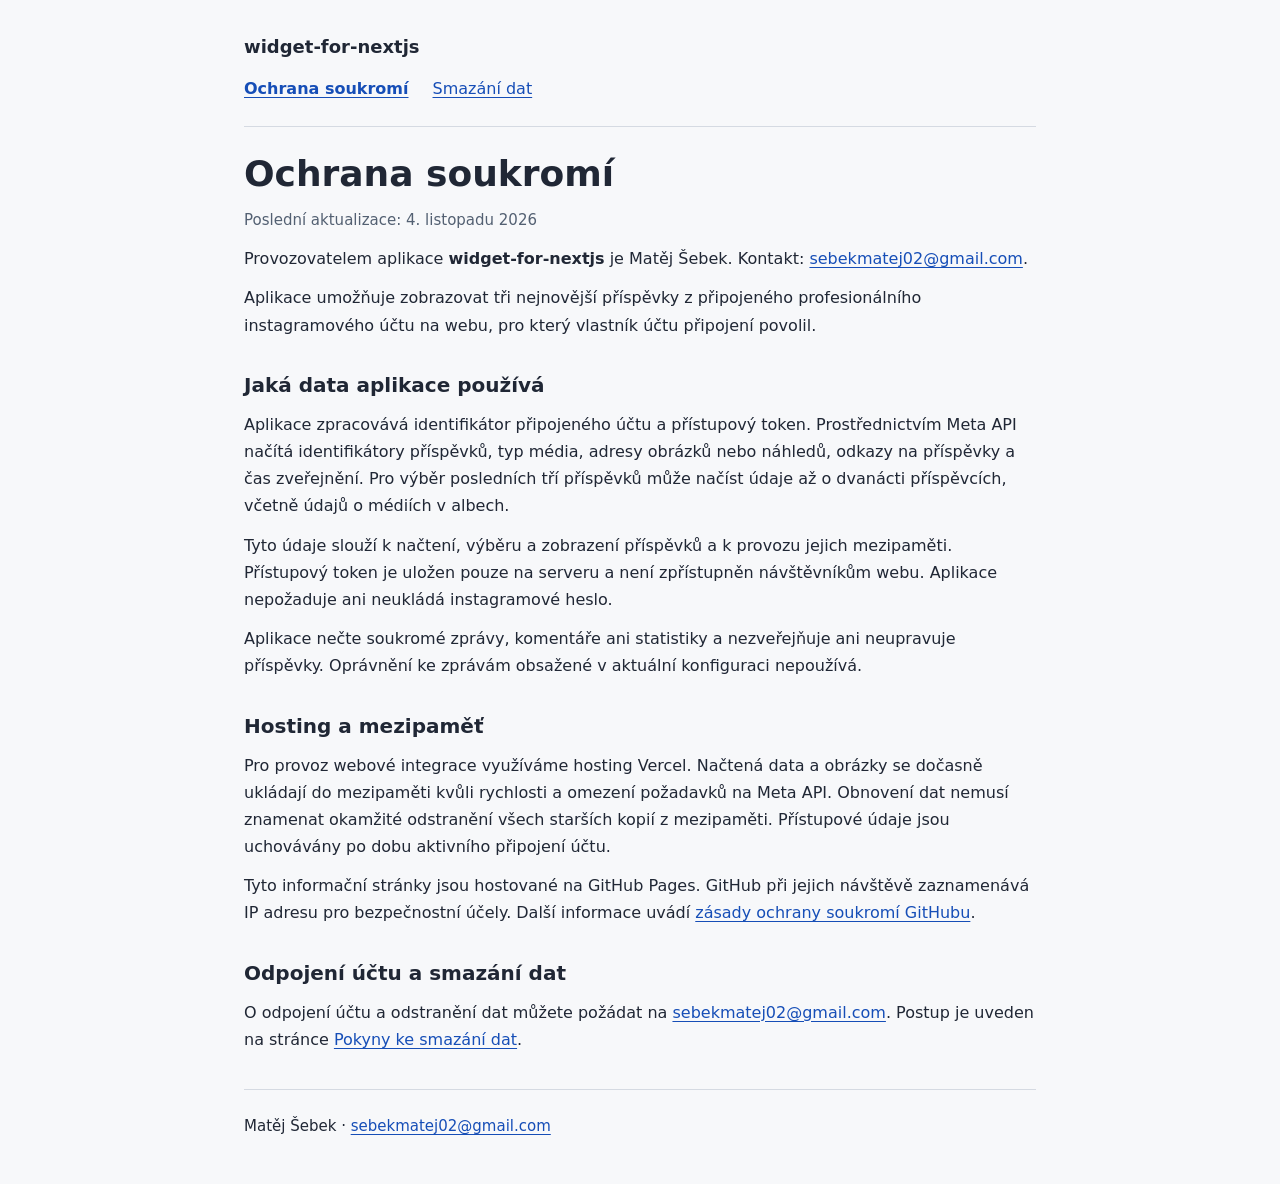
<file: index.html>
<!doctype html>
<html lang="cs">
  <head>
    <meta charset="utf-8">
    <meta name="viewport" content="width=device-width, initial-scale=1">
    <meta name="description" content="Ochrana soukromí aplikace widget-for-nextjs pro zobrazení instagramových příspěvků na webu.">
    <title>Ochrana soukromí | widget-for-nextjs</title>
    <link rel="stylesheet" href="styles.css">
  </head>
  <body>
    <header>
      <p class="app-name">widget-for-nextjs</p>
      <nav aria-label="Informační stránky aplikace">
        <a href="index.html" aria-current="page">Ochrana soukromí</a>
        <a href="data-deletion.html">Smazání dat</a>
      </nav>
    </header>
    <main id="content">
      <h1>Ochrana soukromí</h1>
      <p class="updated">Poslední aktualizace: <time datetime="2026-11-04">4. listopadu 2026</time></p>
      <p>Provozovatelem aplikace <strong>widget-for-nextjs</strong> je Matěj Šebek.
        Kontakt: <a href="mailto:sebekmatej02@gmail.com">sebekmatej02@gmail.com</a>.</p>
      <p>Aplikace umožňuje zobrazovat tři nejnovější příspěvky z připojeného
        profesionálního instagramového účtu na webu, pro který vlastník účtu
        připojení povolil.</p>

      <h2>Jaká data aplikace používá</h2>
      <p>Aplikace zpracovává identifikátor připojeného účtu a přístupový token.
        Prostřednictvím Meta API načítá identifikátory příspěvků, typ média,
        adresy obrázků nebo náhledů, odkazy na příspěvky a čas zveřejnění.
        Pro výběr posledních tří příspěvků může načíst údaje až o dvanácti
        příspěvcích, včetně údajů o médiích v albech.</p>
      <p>Tyto údaje slouží k načtení, výběru a zobrazení příspěvků a k provozu
        jejich mezipaměti. Přístupový token je uložen pouze na serveru a není
        zpřístupněn návštěvníkům webu. Aplikace nepožaduje ani neukládá
        instagramové heslo.</p>
      <p>Aplikace nečte soukromé zprávy, komentáře ani statistiky a nezveřejňuje
        ani neupravuje příspěvky. Oprávnění ke zprávám obsažené v aktuální
        konfiguraci nepoužívá.</p>

      <h2>Hosting a mezipaměť</h2>
      <p>Pro provoz webové integrace využíváme hosting Vercel. Načtená data
        a obrázky se dočasně ukládají do mezipaměti kvůli rychlosti a omezení
        požadavků na Meta API. Obnovení dat nemusí znamenat okamžité
        odstranění všech starších kopií z mezipaměti. Přístupové údaje jsou
        uchovávány po dobu aktivního připojení účtu.</p>
      <p>Tyto informační stránky jsou hostované na GitHub Pages. GitHub
        při jejich návštěvě zaznamenává IP adresu pro bezpečnostní účely.
        Další informace uvádí
        <a href="https://docs.github.com/en/site-policy/privacy-policies/github-general-privacy-statement">zásady ochrany soukromí GitHubu</a>.</p>

      <h2>Odpojení účtu a smazání dat</h2>
      <p>O odpojení účtu a odstranění dat můžete požádat na
        <a href="mailto:sebekmatej02@gmail.com">sebekmatej02@gmail.com</a>.
        Postup je uveden na stránce <a href="data-deletion.html">Pokyny ke smazání dat</a>.</p>
    </main>
    <footer>
      <p>Matěj Šebek · <a href="mailto:sebekmatej02@gmail.com">sebekmatej02@gmail.com</a></p>
    </footer>
  </body>
</html>
</file>
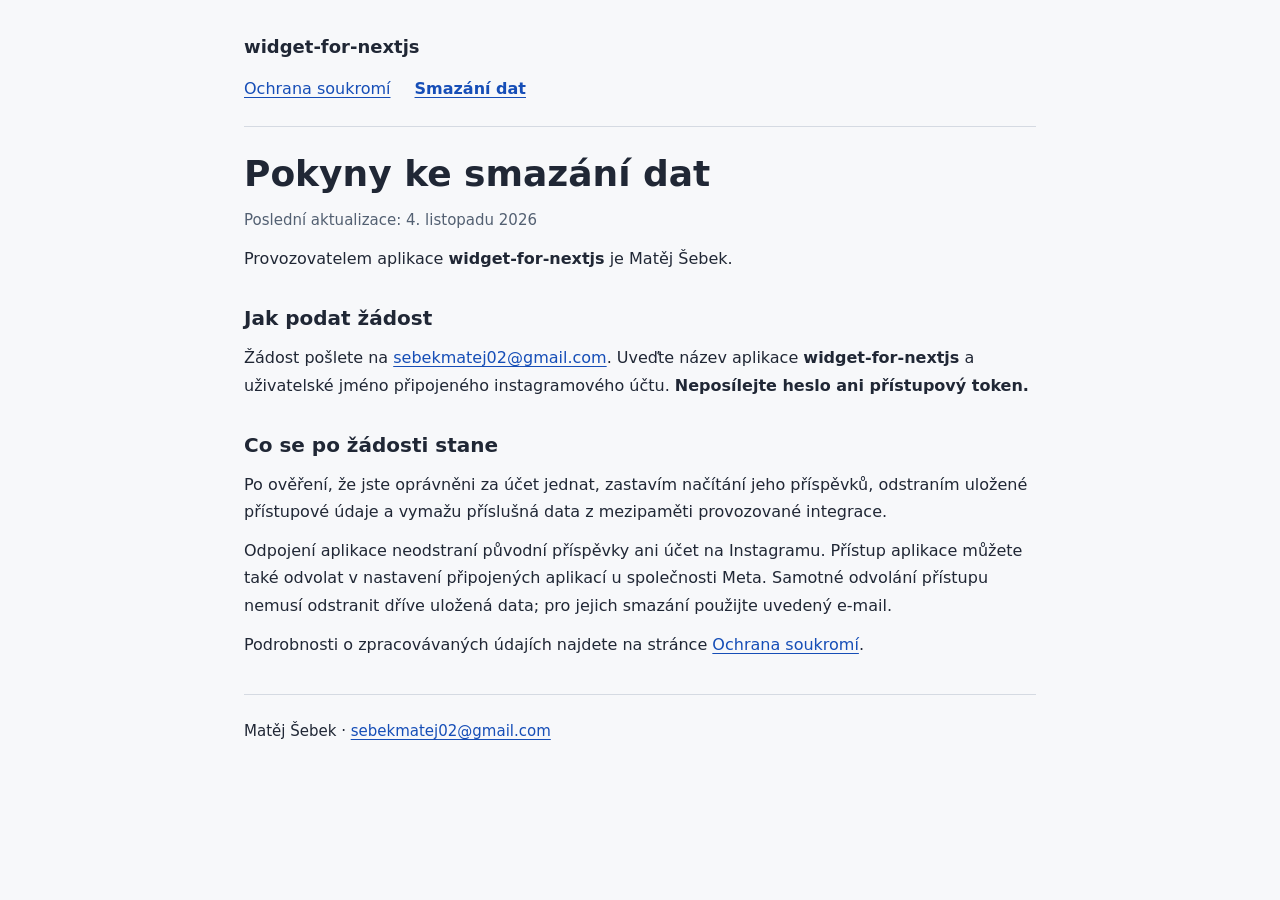
<file: data-deletion.html>
<!doctype html>
<html lang="cs">
  <head>
    <meta charset="utf-8">
    <meta name="viewport" content="width=device-width, initial-scale=1">
    <meta name="description" content="Jak požádat o odpojení instagramového účtu a smazání dat z aplikace widget-for-nextjs.">
    <title>Pokyny ke smazání dat | widget-for-nextjs</title>
    <link rel="stylesheet" href="styles.css">
  </head>
  <body>
    <header>
      <p class="app-name">widget-for-nextjs</p>
      <nav aria-label="Informační stránky aplikace">
        <a href="index.html">Ochrana soukromí</a>
        <a href="data-deletion.html" aria-current="page">Smazání dat</a>
      </nav>
    </header>
    <main id="content">
      <h1>Pokyny ke smazání dat</h1>
      <p class="updated">Poslední aktualizace: <time datetime="2026-11-04">4. listopadu 2026</time></p>
      <p>Provozovatelem aplikace <strong>widget-for-nextjs</strong> je Matěj Šebek.</p>

      <h2>Jak podat žádost</h2>
      <p>Žádost pošlete na
        <a href="mailto:sebekmatej02@gmail.com">sebekmatej02@gmail.com</a>.
        Uveďte název aplikace <strong>widget-for-nextjs</strong> a uživatelské
        jméno připojeného instagramového účtu.
        <strong>Neposílejte heslo ani přístupový token.</strong></p>

      <h2>Co se po žádosti stane</h2>
      <p>Po ověření, že jste oprávněni za účet jednat, zastavím načítání jeho
        příspěvků, odstraním uložené přístupové údaje a vymažu příslušná data
        z mezipaměti provozované integrace.</p>
      <p>Odpojení aplikace neodstraní původní příspěvky ani účet na Instagramu.
        Přístup aplikace můžete také odvolat v nastavení připojených aplikací
        u společnosti Meta. Samotné odvolání přístupu nemusí odstranit dříve
        uložená data; pro jejich smazání použijte uvedený e-mail.</p>

      <p>Podrobnosti o zpracovávaných údajích najdete na stránce
        <a href="index.html">Ochrana soukromí</a>.</p>
    </main>
    <footer>
      <p>Matěj Šebek · <a href="mailto:sebekmatej02@gmail.com">sebekmatej02@gmail.com</a></p>
    </footer>
  </body>
</html>
</file>
<file: styles.css>
:root {
  color-scheme: light;
  font-family: system-ui, -apple-system, BlinkMacSystemFont, "Segoe UI", sans-serif;
  color: #202735;
  background: #f7f8fa;
  line-height: 1.7;
}
* { box-sizing: border-box; }
body { max-width: 52rem; margin: 0 auto; padding: 2rem 1.25rem; }
header { padding-bottom: 1.5rem; border-bottom: 1px solid #d5dae2; }
.app-name { margin: 0 0 .75rem; font-size: 1.125rem; font-weight: 700; }
nav { display: flex; flex-wrap: wrap; gap: .75rem 1.5rem; }
a { color: #164eb7; text-underline-offset: .2em; overflow-wrap: anywhere; }
a:hover { text-decoration-thickness: .15em; }
a:focus-visible { outline: 3px solid #164eb7; outline-offset: 4px; border-radius: 2px; }
[aria-current="page"] { font-weight: 700; }
main { padding: 1.5rem 0; }
h1 { margin: 0 0 .5rem; font-size: clamp(1.75rem, 5vw, 2.25rem); line-height: 1.25; }
h2 { margin: 2rem 0 .5rem; font-size: 1.25rem; line-height: 1.4; }
p { margin: .75rem 0; }
.updated { color: #536072; font-size: .9375rem; }
footer { border-top: 1px solid #d5dae2; padding-top: .75rem; font-size: .9375rem; }
</file>
